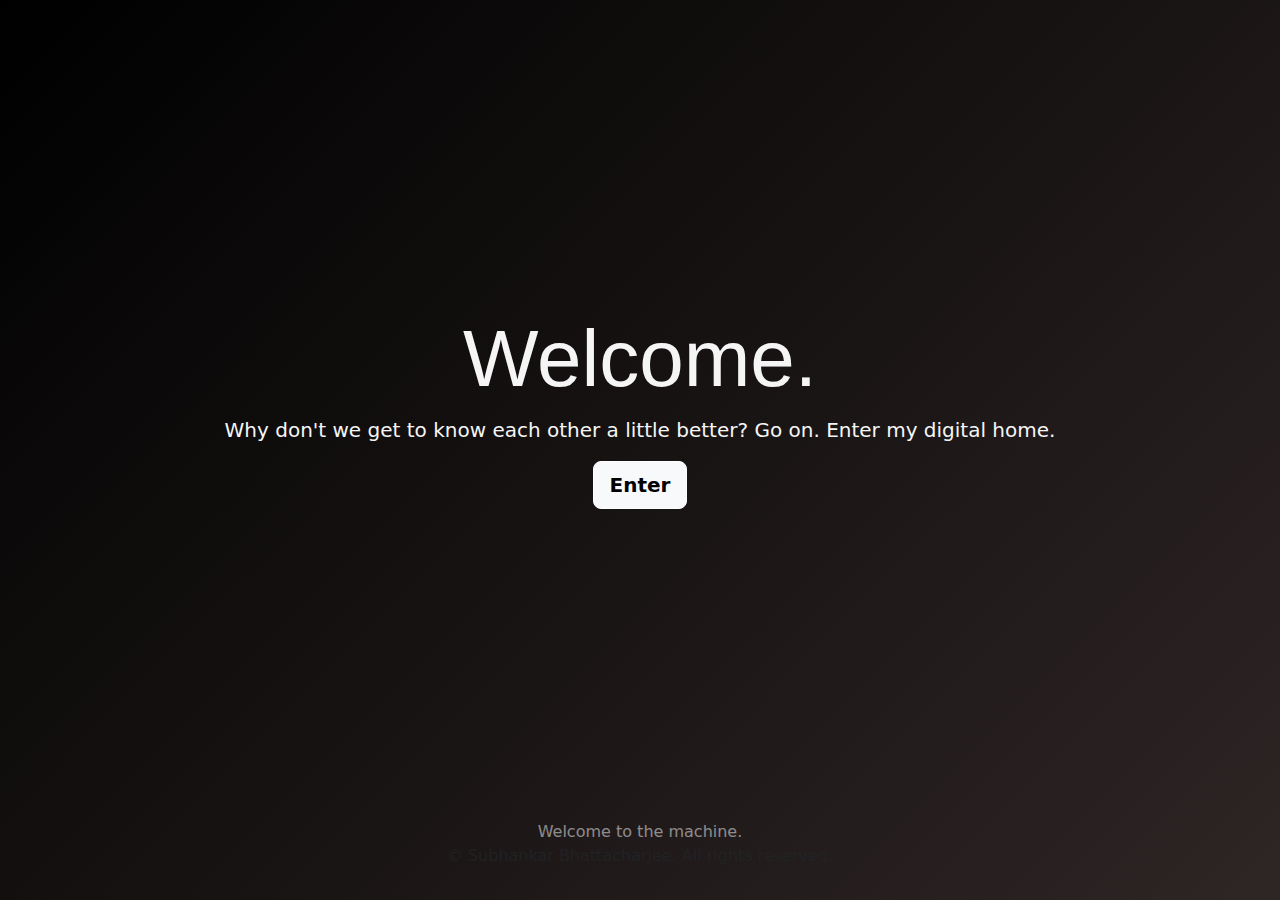
<file: index.html>
<!DOCTYPE html>
<html lang="en" class="h-100">
<head>
    <!-- Google tag (gtag.js) -->
    <script async src="https://www.googletagmanager.com/gtag/js?id=G-X4H7F0T1DX"></script>
    <script>
      window.dataLayer = window.dataLayer || [];
      function gtag(){dataLayer.push(arguments);}
      gtag('js', new Date());
    
      gtag('config', 'G-X4H7F0T1DX');
    </script>
    <meta charset="UTF-8">
    <title>Cover</title>
    <link href="https://cdn.jsdelivr.net/npm/bootstrap@5.3.3/dist/css/bootstrap.min.css" rel="stylesheet" integrity="sha384-QWTKZyjpPEjISv5WaRU9OFeRpok6YctnYmDr5pNlyT2bRjXh0JMhjY6hW+ALEwIH" crossorigin="anonymous">
    <link href="./styles/style2.css" rel="stylesheet">
    <link rel="stylesheet" href="https://cdnjs.cloudflare.com/ajax/libs/animate.css/4.1.1/animate.min.css"/>
    <script src="https://ajax.googleapis.com/ajax/libs/jquery/3.6.0/jquery.min.js"></script>
    <meta name="viewport" content="width=device-width, initial-scale=1.0">
</head>
<body class="d-flex h-100 text-center">
        
<div class="cover-container d-flex w-100 h-100 p-3 mx-auto flex-column">

  <main class="px-3 mt-auto">
    <h1 class="animate__animated animate__fadeIn">Welcome.</h1>
    <p class="lead animate__animated animate__fadeInDown" style="color: #F5F5F5;"><b>Why don't we get to know each other a little better? Go on. Enter my digital home.</b></p>
    <p class="lead animate__animated animate__fadeInUp">
      <a href="./home.html" class="btn btn-lg border-white btn-light fw-bold">Enter</a>
    </p>
  </main>

  <footer class="mt-auto text-white-50">
    <p class="my-0 animate__animated animate__fadeInUp">Welcome to the machine.</p>
    <p><span class="text-body-secondary animate__animated animate__fadeInUp">© Subhankar Bhattacharjee. All rights reserved.</span>
    </p>
  </footer>
</div>
<script src="https://cdn.jsdelivr.net/npm/bootstrap@5.3.3/dist/js/bootstrap.bundle.min.js" integrity="sha384-YvpcrYf0tY3lHB60NNkmXc5s9fDVZLESaAA55NDzOxhy9GkcIdslK1eN7N6jIeHz" crossorigin="anonymous"></script>
<script src="./javascript/index.js"></script>
</body>
</html>
</file>
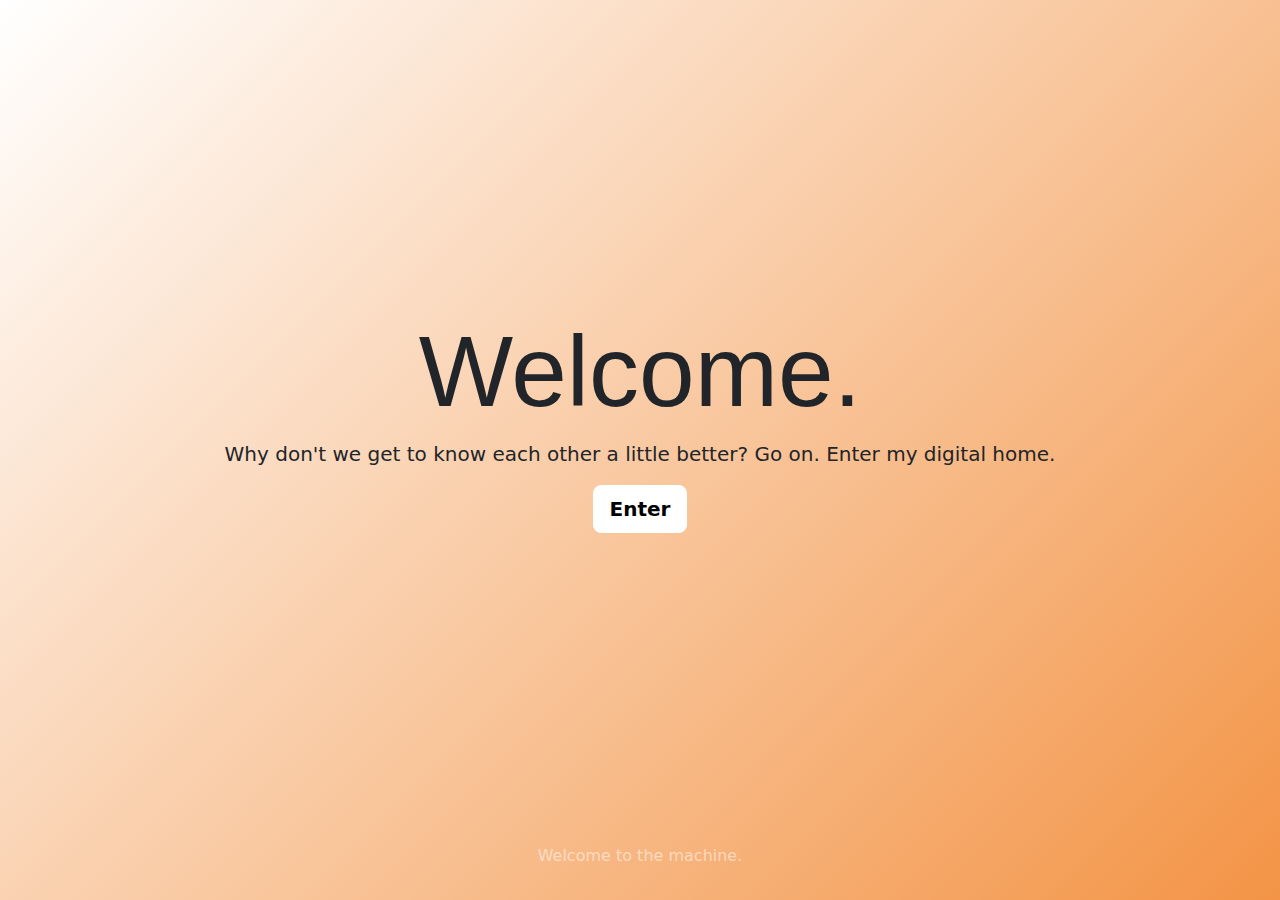
<file: cover.html>
<!DOCTYPE html>
<html lang="en" class="h-100">
<head>
    <meta charset="UTF-8">
    <title>Cover</title>
    <link href="https://cdn.jsdelivr.net/npm/bootstrap@5.3.3/dist/css/bootstrap.min.css" rel="stylesheet" integrity="sha384-QWTKZyjpPEjISv5WaRU9OFeRpok6YctnYmDr5pNlyT2bRjXh0JMhjY6hW+ALEwIH" crossorigin="anonymous">
    <link href="./style2.css" rel="stylesheet">
</head>
<body class="d-flex h-100 text-center">
        
<div class="cover-container d-flex w-100 h-100 p-3 mx-auto flex-column">

  <main class="px-3 mt-auto">
    <h1>Welcome.</h1>
    <p class="lead">Why don't we get to know each other a little better? Go on. Enter my digital home.</p>
    <p class="lead">
      <a href="./index.html" class="btn btn-lg btn-light fw-bold border-white bg-white">Enter</a>
    </p>
  </main>

  <footer class="mt-auto text-white-50">
    <p>Welcome to the machine.</p>
  </footer>
</div>
<script src="https://cdn.jsdelivr.net/npm/bootstrap@5.3.3/dist/js/bootstrap.bundle.min.js" integrity="sha384-YvpcrYf0tY3lHB60NNkmXc5s9fDVZLESaAA55NDzOxhy9GkcIdslK1eN7N6jIeHz" crossorigin="anonymous"></script>
</body>
</html>
</file>
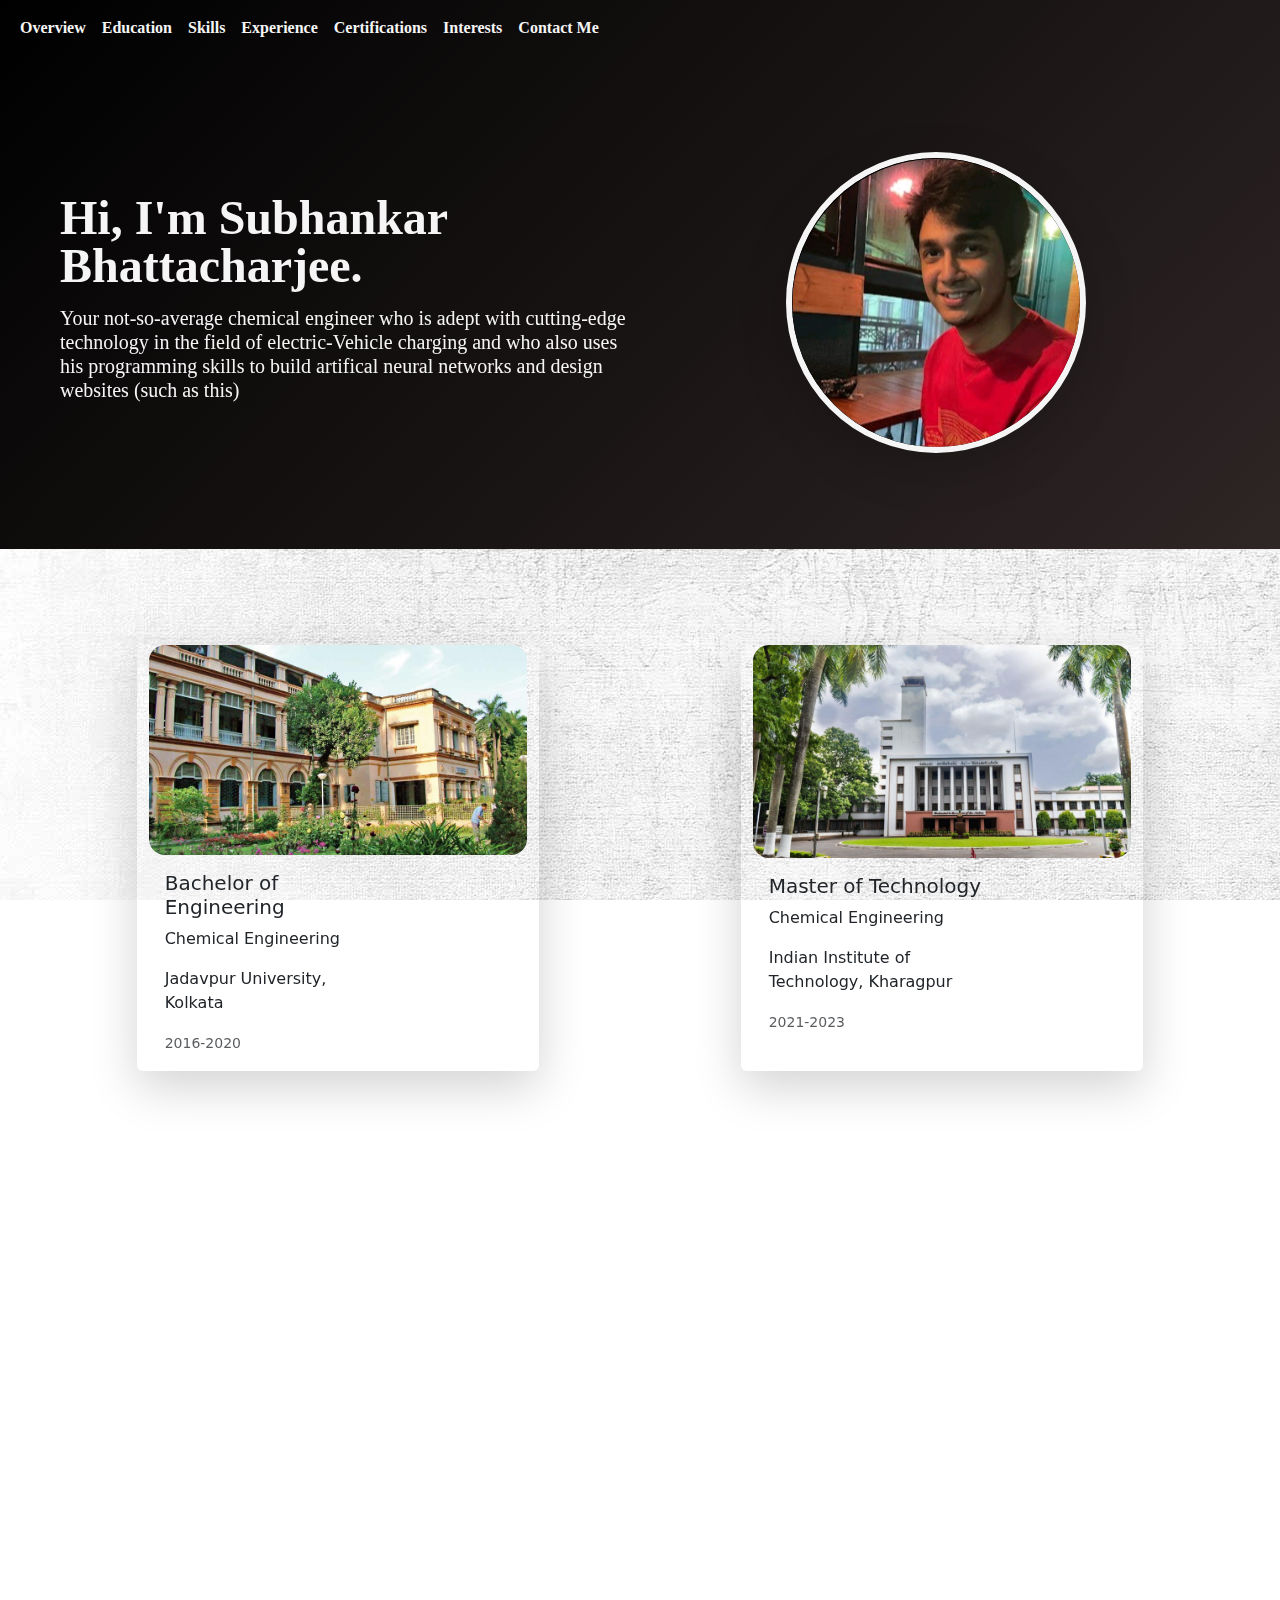
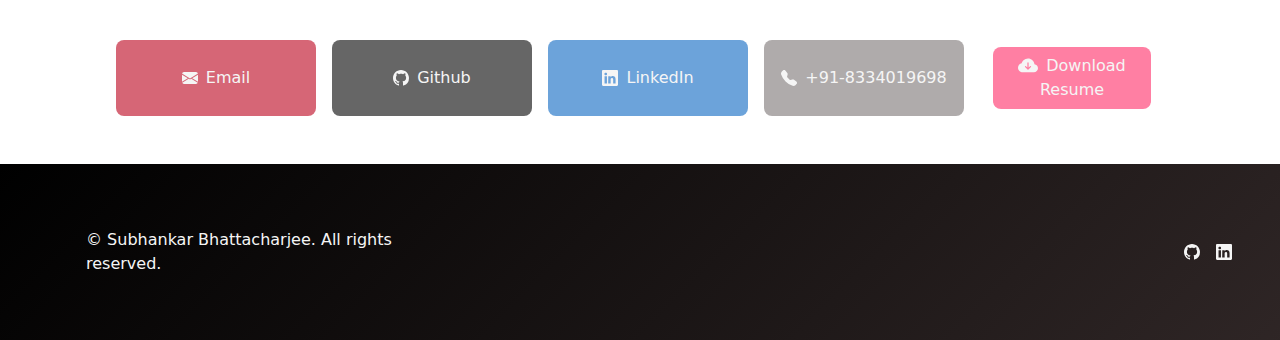
<file: home.html>
<!DOCTYPE html>
<html lang="en">
<head>
    <!-- Google tag (gtag.js) -->
    <script async src="https://www.googletagmanager.com/gtag/js?id=G-X4H7F0T1DX"></script>
    <script>
      window.dataLayer = window.dataLayer || [];
      function gtag(){dataLayer.push(arguments);}
      gtag('js', new Date());
    
      gtag('config', 'G-X4H7F0T1DX');
    </script>
    <meta charset="UTF-8">
    <title>Subhankar's portfolio</title>
    <link href="https://cdn.jsdelivr.net/npm/bootstrap@5.3.3/dist/css/bootstrap.min.css" rel="stylesheet" integrity="sha384-QWTKZyjpPEjISv5WaRU9OFeRpok6YctnYmDr5pNlyT2bRjXh0JMhjY6hW+ALEwIH" crossorigin="anonymous">
    <link href="./styles/style.css" rel="stylesheet">
    <link rel="stylesheet" href="https://cdnjs.cloudflare.com/ajax/libs/animate.css/4.1.1/animate.min.css"/>
    <script src="https://ajax.googleapis.com/ajax/libs/jquery/3.6.0/jquery.min.js"></script>
    <meta name="viewport" content="width=device-width, initial-scale=1.0">
</head>
<body>
    <div class="top">
    <!-- <nav id="navbar-example2" class="navbar navbar-expand-lg justify-content-center animate__animated animate__fadeInDown">
    <ul class="nav nav-pills">
        <li class="nav-item">
        <a class="nav-link" href="#overview" style="color: #F5F5F5;"><b>Overview</b></a>
        </li>
        <li class="nav-item">
        <a class="nav-link" href="#education" style="color: #F5F5F5;"><b>Education</b></a>
        </li>
        <li class="nav-item">
            <a class="nav-link " href="#skills" style="color: #F5F5F5;"><b>Skills</b></a>
        </li>
        <li class="nav-item">
            <a class="nav-link" href="#workex" style="color: #F5F5F5;"><b>Experience</b></a>
        </li>
        <li class="nav-item">
          <a class="nav-link" href="#certificate" style="color: #F5F5F5;"><b>Certifications</b></a>
        </li>
        <li class="nav-item">
          <a class="nav-link" href="#interests" style="color: #F5F5F5;"><b>Interests</b></a>
        </li>
        <li class="nav-item">
          <a class="nav-link" href="#contactme" style="color: #F5F5F5;"><b>Contact Me</b></a>
        </li>
    </ul>
    </nav> -->
    <nav class="navbar navbar-expand-md navbar-dark">
      <div class="container-fluid">
        <button class="navbar-toggler" type="button" data-bs-toggle="collapse" data-bs-target="#navbarToggler" aria-controls="navbarToggler" aria-expanded="false" aria-label="Toggle navigation">
          <span class="navbar-toggler-icon"></span>
        </button>
        <div class="collapse navbar-collapse" id="navbarToggler">
          <ul class="navbar-nav me-auto mb-2 mb-lg-0">
            <li class="nav-item">
              <a class="nav-link" href="#overview" style="color: #F5F5F5;"><b>Overview</b></a>
              </li>
              <li class="nav-item">
              <a class="nav-link" href="#education" style="color: #F5F5F5;"><b>Education</b></a>
              </li>
              <li class="nav-item">
                  <a class="nav-link " href="#skills" style="color: #F5F5F5;"><b>Skills</b></a>
              </li>
              <li class="nav-item">
                  <a class="nav-link" href="#workex" style="color: #F5F5F5;"><b>Experience</b></a>
              </li>
              <li class="nav-item">
                <a class="nav-link" href="#certificate" style="color: #F5F5F5;"><b>Certifications</b></a>
              </li>
              <li class="nav-item">
                <a class="nav-link" href="#interests" style="color: #F5F5F5;"><b>Interests</b></a>
              </li>
              <li class="nav-item">
                <a class="nav-link" href="#contactme" style="color: #F5F5F5;"><b>Contact Me</b></a>
              </li>
          </ul>
        </div>
      </div>
    </nav>


    <!--Overview-->
    <div  id = "overview" class="container-fluid">
        <div class="row flex-lg-row-reverse align-items-center py-5 px-5">
          <div class="col-10 col-sm-8 col-lg-6 hidden">
            <img id="profile-pic" src="./images/profile-pic2.jpg" class="d-block mx-lg-auto img-fluid shadow-sm my-5 shadow-lg" alt="profile pic" width="300" loading="lazy">
          </div>
          <div class="intro col-lg-6 hidden">
            <h1 class="display-5 fw-bold lh-1 mb-3">Hi, I'm Subhankar Bhattacharjee.</h1>
            <h5>Your not-so-average chemical engineer who is adept with cutting-edge technology in the field of electric-Vehicle charging and who also uses his programming skills to build artifical neural networks and design websites (such as this)</h5>
          </div>
        </div>
    </div>  
    </div>

    <!--Education--> 
    <div class="container-fluid px-5 py-5" id="education">
        <!-- <h2 class="pb-2 border-bottom">EDUCATION</h2> -->
        <div class="row g-4 pt-5 row-cols-sm-2 row-cols-lg-3 justify-content-center hidden">
            <div class="card mb-3 mx-lg-auto shadow-lg" style="max-width: 540px;">
                <div class="row g-0">
                  <div class="col-mx-4">
                    <a href="https://jadavpuruniversity.in/"><img src="./images/ju.jpg" class="img-fluid rounded-4" alt="jadavpur-univeristy"></a>
                  </div>
                  <div class="col-md-8">
                    <div class="card-body">
                      <h5 class="card-title">Bachelor of Engineering</h5>
                      <p class="card-text">Chemical Engineering</p>
                      <p class="card-text">Jadavpur University, Kolkata</p>
                      <p class="card-text"><small class="text-body-secondary">2016-2020</small></p>
                    </div>
                  </div>
                </div>
            </div>

            <div class="card mb-3 mx-lg-auto shadow-lg" style="max-width: 540px;">
            <div class="row g-0">
                <div class="col-mx-4">
                <a href="https://www.iitkgp.ac.in/"><img src="./images/kgp2.jpg" class="img-fluid rounded-4" alt="iit-kgp"></a>
                </div>
                <div class="col-md-8">
                <div class="card-body">
                    <h5 class="card-title">Master of Technology</h5>
                    <p class="card-text">Chemical Engineering</p>
                    <p class="card-text">Indian Institute of Technology, Kharagpur</p>
                    <p class="card-text"><small class="text-body-secondary">2021-2023</small></p>
                </div>
                </div>
            </div>
            </div>
        </div>
    </div>

    

    <!--SKILLS-->
    <div class="container-fluid px-5 py-5" id="skills">
        <!-- <h2 class="pb-2 border-bottom">SKILLS</h2> -->
        <div class="skills row g-4 py-5 justify-content-center hidden">
            <div class="feature col">
            <div class="feature-icon d-inline-flex align-items-center justify-content-center fs-2 mb-3">
                <svg xmlns="http://www.w3.org/2000/svg" height="30" fill="currentColor" class="bi bi-gear-wide-connected" viewBox="0 0 16 16">
                  <path d="M7.068.727c.243-.97 1.62-.97 1.864 0l.071.286a.96.96 0 0 0 1.622.434l.205-.211c.695-.719 1.888-.03 1.613.931l-.08.284a.96.96 0 0 0 1.187 1.187l.283-.081c.96-.275 1.65.918.931 1.613l-.211.205a.96.96 0 0 0 .434 1.622l.286.071c.97.243.97 1.62 0 1.864l-.286.071a.96.96 0 0 0-.434 1.622l.211.205c.719.695.03 1.888-.931 1.613l-.284-.08a.96.96 0 0 0-1.187 1.187l.081.283c.275.96-.918 1.65-1.613.931l-.205-.211a.96.96 0 0 0-1.622.434l-.071.286c-.243.97-1.62.97-1.864 0l-.071-.286a.96.96 0 0 0-1.622-.434l-.205.211c-.695.719-1.888.03-1.613-.931l.08-.284a.96.96 0 0 0-1.186-1.187l-.284.081c-.96.275-1.65-.918-.931-1.613l.211-.205a.96.96 0 0 0-.434-1.622l-.286-.071c-.97-.243-.97-1.62 0-1.864l.286-.071a.96.96 0 0 0 .434-1.622l-.211-.205c-.719-.695-.03-1.888.931-1.613l.284.08a.96.96 0 0 0 1.187-1.186l-.081-.284c-.275-.96.918-1.65 1.613-.931l.205.211a.96.96 0 0 0 1.622-.434zM12.973 8.5H8.25l-2.834 3.779A4.998 4.998 0 0 0 12.973 8.5m0-1a4.998 4.998 0 0 0-7.557-3.779l2.834 3.78zM5.048 3.967l-.087.065zm-.431.355A4.98 4.98 0 0 0 3.002 8c0 1.455.622 2.765 1.615 3.678L7.375 8zm.344 7.646.087.065z"/>
                </svg>
                </div>
            <h3 class="fs-2">Hardware</h3>
            <ul>
                <li>Li-ion cell chemistry</li>
                <li>Cell Testing</li>
                <li>Fast-charging</li>
            </ul>
          </div>
          <div class="feature col">
            <div class="feature-icon d-inline-flex align-items-center justify-content-center fs-2 mb-3">
                <svg xmlns="http://www.w3.org/2000/svg" height="30" fill="currentColor" class="bi bi-code-slash" viewBox="0 0 16 16">
                    <path d="M10.478 1.647a.5.5 0 1 0-.956-.294l-4 13a.5.5 0 0 0 .956.294zM4.854 4.146a.5.5 0 0 1 0 .708L1.707 8l3.147 3.146a.5.5 0 0 1-.708.708l-3.5-3.5a.5.5 0 0 1 0-.708l3.5-3.5a.5.5 0 0 1 .708 0m6.292 0a.5.5 0 0 0 0 .708L14.293 8l-3.147 3.146a.5.5 0 0 0 .708.708l3.5-3.5a.5.5 0 0 0 0-.708l-3.5-3.5a.5.5 0 0 0-.708 0"/>
                  </svg>
                </div>
            <h3 class="fs-2">Software</h3>
            <ul>
                <li>Python</li>
                <li>Java</li>
                <li>html</li>
                <li>CSS</li>
                <li>JavaScript</li>
            </ul>
          </div>
          <div class="feature col">
            <div class="feature-icon d-inline-flex align-items-center justify-content-center fs-2 mb-3">
              <svg xmlns="http://www.w3.org/2000/svg" height="30" fill="currentColor" class="bi bi-file-earmark-bar-graph-fill" viewBox="0 0 16 16">
                <path d="M9.293 0H4a2 2 0 0 0-2 2v12a2 2 0 0 0 2 2h8a2 2 0 0 0 2-2V4.707A1 1 0 0 0 13.707 4L10 .293A1 1 0 0 0 9.293 0M9.5 3.5v-2l3 3h-2a1 1 0 0 1-1-1m.5 10v-6a.5.5 0 0 1 .5-.5h1a.5.5 0 0 1 .5.5v6a.5.5 0 0 1-.5.5h-1a.5.5 0 0 1-.5-.5m-2.5.5a.5.5 0 0 1-.5-.5v-4a.5.5 0 0 1 .5-.5h1a.5.5 0 0 1 .5.5v4a.5.5 0 0 1-.5.5zm-3 0a.5.5 0 0 1-.5-.5v-2a.5.5 0 0 1 .5-.5h1a.5.5 0 0 1 .5.5v2a.5.5 0 0 1-.5.5z"/>
              </svg>
                </div>
            <h3 class="fs-2">Data Science</h3>
                <ul>
                    <li>Transformers (BERT, GTP)</li>
                    <li>Scikit-learn</li>
                    <li>TensorFlow</li>
                    <li>ANN</li>
                </ul>
        </div>
          <div class="feature col">
            <div class="feature-icon d-inline-flex align-items-center justify-content-center fs-2 mb-3">
                <svg xmlns="http://www.w3.org/2000/svg" height="30" fill="currentColor" class="bi bi-person-heart" viewBox="0 0 16 16">
                    <path d="M9 5a3 3 0 1 1-6 0 3 3 0 0 1 6 0m-9 8c0 1 1 1 1 1h10s1 0 1-1-1-4-6-4-6 3-6 4m13.5-8.09c1.387-1.425 4.855 1.07 0 4.277-4.854-3.207-1.387-5.702 0-4.276Z"/>
                  </svg>
                </div>
            <h3 class="fs-2">Core</h3>
                <ul>
                    <li>Problem Solving</li>
                    <li>Creativity</li>
                    <li>Leadership</li>
                    <li>Empathy</li>
                </ul>
          </div>
        </div>
      </div>


    <!--WorkExperience-->
    <div class="container-fluid px-5 py-5" id="workex">
        <!-- <h2 class="pb-2 border-bottom">EXPERIENCE</h2>  -->
        <div class="row row-cols-1 row-cols-md-2 align-items-md-center g-5 py-5 rounded-3 shadow-lg hidden">
          <div class="col d-flex flex-column align-items-start gap-2 mt-0">
            <div class="icon-square text-body-emphasis d-inline-flex align-items-center fs-4 flex-shrink-0 me-3">
                <svg xmlns="http://www.w3.org/2000/svg" height="30" fill="currentColor" class="bi bi-buildings-fill" viewBox="0 0 16 16">
                    <path d="M15 .5a.5.5 0 0 0-.724-.447l-8 4A.5.5 0 0 0 6 4.5v3.14L.342 9.526A.5.5 0 0 0 0 10v5.5a.5.5 0 0 0 .5.5h9a.5.5 0 0 0 .5-.5V14h1v1.5a.5.5 0 0 0 .5.5h3a.5.5 0 0 0 .5-.5zM2 11h1v1H2zm2 0h1v1H4zm-1 2v1H2v-1zm1 0h1v1H4zm9-10v1h-1V3zM8 5h1v1H8zm1 2v1H8V7zM8 9h1v1H8zm2 0h1v1h-1zm-1 2v1H8v-1zm1 0h1v1h-1zm3-2v1h-1V9zm-1 2h1v1h-1zm-2-4h1v1h-1zm3 0v1h-1V7zm-2-2v1h-1V5zm1 0h1v1h-1z"/>
                  </svg>
            </div>
            <div>
              <h3 class="fs-2 text-body-emphasis mb-3"><a href="https://www.lime.ai" style="text-decoration: none; color: black;">Lime.ai</a></h3>
              <ul style="list-style: none;">
                <li><h5>Senior Engineer (June 2023 - curr.)</h5></li>
                <li><b>Electric Vehicles | Data Infrastructure and Analytics</b></li>
                <li>Utilization of machine learning and analytic tools to understand and predict the behaviour of Li-ion batteries. </li>
                <li>Developing state of the art technology for battery management systems (BMS) in real time.</li>
              </ul>
            </div>
        </div>   

        <div id="myCarousel" class="carousel slide mb-6" data-bs-ride="carousel">
            <div class="carousel-indicators">
              <button type="button" data-bs-target="#myCarousel" data-bs-slide-to="0" class="active" aria-current="true" aria-label="Slide 1"></button>
              <button type="button" data-bs-target="#myCarousel" data-bs-slide-to="1" aria-label="Slide 2"></button>
              <button type="button" data-bs-target="#myCarousel" data-bs-slide-to="2" aria-label="Slide 3"></button>
              <button type="button" data-bs-target="#myCarousel" data-bs-slide-to="3" aria-label="Slide 3"></button>
            </div>
            <div class="carousel-inner rounded-5">
              <div class="carousel-item active">
                <img class="bd-placeholder-img" width="100%" height="300px" src="./images/fast-charging2.jfif" aria-hidden="true" preserveAspectRatio="xMidYMid slice" focusable="false"><rect width="100%" height="100%" fill="var(--bs-secondary-color)"></rect></img>
                <div class="container">
                  <div class="carousel-caption text-start">
                    <h2>Fast-Charging.</h2>
                    <p class="opacity-80">An algorithm which can generate a fast-charging current profile for any Li-ion cell. Tested profiles reduces the time by 50% while keeping the degradation similar to standard 0.5C charging.</p>
                  </div>
                </div>
              </div>
              <div class="carousel-item">
                <img class="bd-placeholder-img" width="100%" height="300px" src="./images/ann.avif" aria-hidden="true" preserveAspectRatio="xMidYMid slice" focusable="false"><rect width="100%" height="100%" fill="var(--bs-secondary-color)"></rect></img>
                <div class="container">
                  <div class="carousel-caption text-start">
                    <h2>Physics Informed Neural Network.</h2>
                    <p class="opacity-80">An artificial neural network to predict the SOC in real time, trained on Li-ion cell lab data along with simulation results from a physics-based lumped model.</p>
                  </div>
                </div>
              </div>
              <div class="carousel-item">
                <img class="bd-placeholder-img" width="100%" height="300px" src="./images/chatbot-2.jpg" aria-hidden="true" preserveAspectRatio="xMidYMid slice" focusable="false"><rect width="100%" height="100%" fill="var(--bs-secondary-color)"></rect></img>
                <div class="container">
                  <div class="carousel-caption text-start">
                    <h2>Chat-bot.</h2>
                    <p class="opacity-80">A Q&A based transfomer fine-tuned on a large library of research papers in the Li-battery and electric vehicle domain, capable of answering in-house doubts with great accuracy.</p>
                  </div>
                </div>
              </div>
              <div class="carousel-item">
                <img class="bd-placeholder-img" width="100%" height="300px" src="./images/soh.jpg" aria-hidden="true" preserveAspectRatio="xMidYMid slice" focusable="false"><rect width="100%" height="100%" fill="var(--bs-secondary-color)"></rect></img>
                <div class="container">
                  <div class="carousel-caption text-start">
                    <h2>State-of-Health.</h2>
                    <p class="opacity-80">A machine learning model trained on large cell testing data with extracted features related to internal degradation, for the estimation of Li-battery health.</p>
                  </div>
                </div>
              </div>
            </div>
            <button class="carousel-control-prev" type="button" data-bs-target="#myCarousel" data-bs-slide="prev">
              <span class="carousel-control-prev-icon" aria-hidden="true"></span>
              <span class="visually-hidden">Previous</span>
            </button>
            <button class="carousel-control-next" type="button" data-bs-target="#myCarousel" data-bs-slide="next">
              <span class="carousel-control-next-icon" aria-hidden="true"></span>
              <span class="visually-hidden">Next</span>
            </button>
          </div>

        
        </div>
    </div>


    <!--Certifications-->
    <div class="container-fluid px-5 py-5" id="certificate">
      <!-- <h2 class="pb-2 border-bottom">CERTIFICATIONS</h2> -->
  
      <div class="row row-cols-1 row-cols-md-2 align-items-md-center g-5 py-5 hidden">
        <div class="col d-flex flex-column align-items-start gap-2">
          <h3 class="fw-bold">Why stop learning?</h3>
          <p class="text-body-secondary">There is no end to knowledge, and in the increasingly digital days we can learn literally anything online. So why not?</p>
        </div>
  
        <div class="col shadow-lg px-4 py-5">
          <div class="row row-cols-1 row-cols-sm-2 g-4">
            <a href="https://www.ude.my/UC-fb6b04db-28fb-401d-ba92-dab83159af40" style="text-decoration: none; color: black;">
            <div class="course col d-flex flex-column gap-2">
              <div class="feature-icon align-items-center justify-content-center fs-4 rounded-3">
                <svg xmlns="http://www.w3.org/2000/svg" width="30" height="30" fill="currentColor" class="bi bi-filetype-py" viewBox="0 0 16 16">
                  <path fill-rule="evenodd" d="M14 4.5V14a2 2 0 0 1-2 2H7v-1h5a1 1 0 0 0 1-1V4.5h-2A1.5 1.5 0 0 1 9.5 3V1H4a1 1 0 0 0-1 1v9H2V2a2 2 0 0 1 2-2h5.5zM0 11.85h1.6q.434 0 .732.179.302.175.46.477t.158.677-.16.677q-.158.299-.464.474a1.45 1.45 0 0 1-.732.173H.79v1.342H0zm2.06 1.714a.8.8 0 0 0 .085-.381q0-.34-.185-.521-.185-.182-.513-.182H.788v1.406h.66a.8.8 0 0 0 .374-.082.57.57 0 0 0 .238-.24m2.963.75v1.535H4.23v-1.52L2.89 11.85h.876l.853 1.696h.032l.856-1.696h.855z"/>
                </svg>
              </div>
              <h5 class="fw-semibold mb-0">Python for Machine Learning and Data Science Masterclass</h5>
              <p class="text-body-secondary">Jose Portilla, Udemy</p>
            </div></a>
  
            <a href="https://www.coursera.org/account/accomplishments/certificate/MHE93UQKBLQH?trk=public_profile_see-credential" style="text-decoration:none; color: black;">
              <div class="course col d-flex flex-column gap-2">
              <div class="feature-icon align-items-center justify-content-center fs-4 rounded-3">
                <svg xmlns="http://www.w3.org/2000/svg" width="30" height="30" fill="currentColor" class="bi bi-robot" viewBox="0 0 16 16">
                  <path d="M6 12.5a.5.5 0 0 1 .5-.5h3a.5.5 0 0 1 0 1h-3a.5.5 0 0 1-.5-.5M3 8.062C3 6.76 4.235 5.765 5.53 5.886a26.6 26.6 0 0 0 4.94 0C11.765 5.765 13 6.76 13 8.062v1.157a.93.93 0 0 1-.765.935c-.845.147-2.34.346-4.235.346s-3.39-.2-4.235-.346A.93.93 0 0 1 3 9.219zm4.542-.827a.25.25 0 0 0-.217.068l-.92.9a25 25 0 0 1-1.871-.183.25.25 0 0 0-.068.495c.55.076 1.232.149 2.02.193a.25.25 0 0 0 .189-.071l.754-.736.847 1.71a.25.25 0 0 0 .404.062l.932-.97a25 25 0 0 0 1.922-.188.25.25 0 0 0-.068-.495c-.538.074-1.207.145-1.98.189a.25.25 0 0 0-.166.076l-.754.785-.842-1.7a.25.25 0 0 0-.182-.135"/>
                  <path d="M8.5 1.866a1 1 0 1 0-1 0V3h-2A4.5 4.5 0 0 0 1 7.5V8a1 1 0 0 0-1 1v2a1 1 0 0 0 1 1v1a2 2 0 0 0 2 2h10a2 2 0 0 0 2-2v-1a1 1 0 0 0 1-1V9a1 1 0 0 0-1-1v-.5A4.5 4.5 0 0 0 10.5 3h-2zM14 7.5V13a1 1 0 0 1-1 1H3a1 1 0 0 1-1-1V7.5A3.5 3.5 0 0 1 5.5 4h5A3.5 3.5 0 0 1 14 7.5"/>
                </svg>
              </div>
              <h5 class="fw-semibold mb-0">Neural Networks and Deep Learning</h5>
              <p class="text-body-secondary">Andrew Ng, Coursera</p>
            </div></a>
  
            <div class="course col d-flex flex-column gap-2">
              <div class="feature-icon align-items-center justify-content-center fs-4 rounded-3">
                <svg xmlns="http://www.w3.org/2000/svg" width="30" height="30" fill="currentColor" class="bi bi-browser-chrome" viewBox="0 0 16 16">
                  <path fill-rule="evenodd" d="M16 8a8 8 0 0 1-7.022 7.94l1.902-7.098a3 3 0 0 0 .05-1.492A3 3 0 0 0 10.237 6h5.511A8 8 0 0 1 16 8M0 8a8 8 0 0 0 7.927 8l1.426-5.321a3 3 0 0 1-.723.255 3 3 0 0 1-1.743-.147 3 3 0 0 1-1.043-.7L.633 4.876A8 8 0 0 0 0 8m5.004-.167L1.108 3.936A8.003 8.003 0 0 1 15.418 5H8.066a3 3 0 0 0-1.252.243 2.99 2.99 0 0 0-1.81 2.59M8 10a2 2 0 1 0 0-4 2 2 0 0 0 0 4"/>
                </svg>
              </div>
              <h5 class="fw-semibold mb-0">Web Development Bootcamp</h5>
              <p class="text-body-secondary">Dr. Angela, Udemy</p>
            </div>
  
            <a href="https://www.coursera.org/account/accomplishments/specialization/certificate/UHQ2H7GJJX83?trk=public_profile_see-credential" style="text-decoration:none; color: black;">
              <div class="course col d-flex flex-column gap-2">
              <div class="feature-icon align-items-center justify-content-center fs-4 rounded-3">
                <svg xmlns="http://www.w3.org/2000/svg" width="30" height="30" fill="currentColor" class="bi bi-boxes" viewBox="0 0 16 16">
                  <path d="M7.752.066a.5.5 0 0 1 .496 0l3.75 2.143a.5.5 0 0 1 .252.434v3.995l3.498 2A.5.5 0 0 1 16 9.07v4.286a.5.5 0 0 1-.252.434l-3.75 2.143a.5.5 0 0 1-.496 0l-3.502-2-3.502 2.001a.5.5 0 0 1-.496 0l-3.75-2.143A.5.5 0 0 1 0 13.357V9.071a.5.5 0 0 1 .252-.434L3.75 6.638V2.643a.5.5 0 0 1 .252-.434zM4.25 7.504 1.508 9.071l2.742 1.567 2.742-1.567zM7.5 9.933l-2.75 1.571v3.134l2.75-1.571zm1 3.134 2.75 1.571v-3.134L8.5 9.933zm.508-3.996 2.742 1.567 2.742-1.567-2.742-1.567zm2.242-2.433V3.504L8.5 5.076V8.21zM7.5 8.21V5.076L4.75 3.504v3.134zM5.258 2.643 8 4.21l2.742-1.567L8 1.076zM15 9.933l-2.75 1.571v3.134L15 13.067zM3.75 14.638v-3.134L1 9.933v3.134z"/>
                </svg>
              </div>
              <h5 class="fw-semibold mb-0">Object Oriented Programming in Java</h5>
              <p class="text-body-secondary">Duke University, Coursera</p>
            </div></a>
          </div>
        </div>
      </div>
    </div>


    <!--Interests-->
    <div class="container-fluid px-5 py-5" id="interests">
        <!-- <h2 class="pb-2 border-bottom">INTERESTS</h2> -->
    
        <div class="row row-cols-1 row-cols-lg-3 align-items-stretch g-4 py-5 hidden">
          <div class="col">
            <div class="card card-cover h-100 overflow-hidden text-bg-dark rounded-4 shadow-lg" style="background-image: url('./images/football.jpg'); opacity: 0.9;">
              <div class="d-flex flex-column h-100 p-5 pb-3 text-white text-shadow-1">
                <h3 class="pt-5 mt-5 mb-4 display-6 lh-1 fw-bold">Football.</h3>
                <p>Love to play and watch football. Being a Man Utd fan hasn't been easy lately 😭</p>
              </div>
            </div>
          </div>
    
          <div class="col">
            <div class="card card-cover h-100 overflow-hidden text-bg-dark rounded-4 shadow-lg" style="background-image: url('./images/books.jpg'); opacity: 0.9;">
              <div class="d-flex flex-column h-100 p-5 pb-3 text-white text-shadow-1">
                <h3 class="pt-5 mt-5 mb-4 display-6 lh-1 fw-bold">Books.</h3>
                <p>Both fiction and non-fiction but heavily inclined towards psychology and philosphy. Reading Carl Jung at my own risk 📖</p>
              </div>
            </div>
          </div>
    
          <div class="col">
            <div class="card card-cover h-100 overflow-hidden text-bg-dark rounded-4 shadow-lg" style="background-image: url('./images/dota.jfif'); opacity: 0.9;">
              <div class="d-flex flex-column h-100 p-5 pb-3 text-shadow-1">
                <h3 class="pt-5 mt-5 mb-4 display-6 lh-1 fw-bold">Gaming.</h3>
                <p>Legend IV rank on dota 2. Sorry but I'm actually proud of this 😇</p>
              </div>
            </div>
          </div>
        </div>
      </div>

     <!--Contact--> 
    <div class="row row-cols-2 row-cols-md-6 py-5 g-3 px-5 justify-content-center" id="contactme">
      <button class="btn rounded-3 px-3 mx-2 email" style="background-color: #BB001B99;" type="button" onclick="window.location.href='mailto:subhankarb1998@gmail.com';"><svg xmlns="http://www.w3.org/2000/svg" width="16" height="16" fill="currentColor" class="bi bi-envelope-fill me-2" viewBox="0 0 16 16">
        <path d="M.05 3.555A2 2 0 0 1 2 2h12a2 2 0 0 1 1.95 1.555L8 8.414zM0 4.697v7.104l5.803-3.558zM6.761 8.83l-6.57 4.027A2 2 0 0 0 2 14h12a2 2 0 0 0 1.808-1.144l-6.57-4.027L8 9.586zm3.436-.586L16 11.801V4.697z"/>
        </svg>Email
      </button>
      <button class="btn rounded-3 px-3 mx-2 git" style="background-color: #00000099;" type="button" onclick="window.location.href='https://github.com/Subhankarb98';"><svg xmlns="http://www.w3.org/2000/svg" width="16" height="16" fill="currentColor" class="bi bi-github me-2" viewBox="0 0 16 16">
        <path d="M8 0C3.58 0 0 3.58 0 8c0 3.54 2.29 6.53 5.47 7.59.4.07.55-.17.55-.38 0-.19-.01-.82-.01-1.49-2.01.37-2.53-.49-2.69-.94-.09-.23-.48-.94-.82-1.13-.28-.15-.68-.52-.01-.53.63-.01 1.08.58 1.23.82.72 1.21 1.87.87 2.33.66.07-.52.28-.87.51-1.07-1.78-.2-3.64-.89-3.64-3.95 0-.87.31-1.59.82-2.15-.08-.2-.36-1.02.08-2.12 0 0 .67-.21 2.2.82.64-.18 1.32-.27 2-.27s1.36.09 2 .27c1.53-1.04 2.2-.82 2.2-.82.44 1.1.16 1.92.08 2.12.51.56.82 1.27.82 2.15 0 3.07-1.87 3.75-3.65 3.95.29.25.54.73.54 1.48 0 1.07-.01 1.93-.01 2.2 0 .21.15.46.55.38A8.01 8.01 0 0 0 16 8c0-4.42-3.58-8-8-8"/>
        </svg>Github
      </button>
      <button class="btn rounded-3 px-3 mx-2 linkedin" style="background-color: #0A66C299;" type="button" onclick="window.location.href='https://www.linkedin.com/in/subhankar-bhattacharjee-72b506257/'"><svg xmlns="http://www.w3.org/2000/svg" width="16" height="16" fill="currentColor" class="bi bi-linkedin me-2" viewBox="0 0 16 16">
        <path d="M0 1.146C0 .513.526 0 1.175 0h13.65C15.474 0 16 .513 16 1.146v13.708c0 .633-.526 1.146-1.175 1.146H1.175C.526 16 0 15.487 0 14.854zm4.943 12.248V6.169H2.542v7.225zm-1.2-8.212c.837 0 1.358-.554 1.358-1.248-.015-.709-.52-1.248-1.342-1.248S2.4 3.226 2.4 3.934c0 .694.521 1.248 1.327 1.248zm4.908 8.212V9.359c0-.216.016-.432.08-.586.173-.431.568-.878 1.232-.878.869 0 1.216.662 1.216 1.634v3.865h2.401V9.25c0-2.22-1.184-3.252-2.764-3.252-1.274 0-1.845.7-2.165 1.193v.025h-.016l.016-.025V6.169h-2.4c.03.678 0 7.225 0 7.225z"/>
        </svg>LinkedIn
      </button>
      <button class="btn rounded-3 px-3 mx-2 phone" style="background-color: #79737399;" type="button" onclick="copyText()"><svg xmlns="http://www.w3.org/2000/svg" width="16" height="16" fill="currentColor" class="bi bi-telephone-fill me-2" viewBox="0 0 16 16">
        <path fill-rule="evenodd" d="M1.885.511a1.745 1.745 0 0 1 2.61.163L6.29 2.98c.329.423.445.974.315 1.494l-.547 2.19a.68.68 0 0 0 .178.643l2.457 2.457a.68.68 0 0 0 .644.178l2.189-.547a1.75 1.75 0 0 1 1.494.315l2.306 1.794c.829.645.905 1.87.163 2.611l-1.034 1.034c-.74.74-1.846 1.065-2.877.702a18.6 18.6 0 0 1-7.01-4.42 18.6 18.6 0 0 1-4.42-7.009c-.362-1.03-.037-2.137.703-2.877z"/>
        </svg>+91-8334019698
      </button>
      <a class="btn" href="./resume.pdf" download="resume.pdf">
        <button class="btn rounded-3 px-3 mx-2 resume justify-content-center" download="image.jpg" style="background-color: #ff296699;" type="button"><svg xmlns="http://www.w3.org/2000/svg" width="20" height="20" fill="currentColor" class="bi bi-cloud-arrow-down-fill me-2" viewBox="0 0 16 16">
          <path d="M8 2a5.53 5.53 0 0 0-3.594 1.342c-.766.66-1.321 1.52-1.464 2.383C1.266 6.095 0 7.555 0 9.318 0 11.366 1.708 13 3.781 13h8.906C14.502 13 16 11.57 16 9.773c0-1.636-1.242-2.969-2.834-3.194C12.923 3.999 10.69 2 8 2m2.354 6.854-2 2a.5.5 0 0 1-.708 0l-2-2a.5.5 0 1 1 .708-.708L7.5 9.293V5.5a.5.5 0 0 1 1 0v3.793l1.146-1.147a.5.5 0 0 1 .708.708"/>
        </svg>Download Resume
        </button>
      </a>
    </div>

    <!--Footer-->
    <div class="container-fluid px-5 py-5" id="footer">
        <footer class="d-flex flex-wrap justify-content-between align-items-center py-3">
            <div class="col-md-4 d-flex align-items-center">
            <a href="/" class="mb-3 me-2 mb-md-0 text-body-secondary text-decoration-none lh-1">
                <svg class="bi" width="30" height="24"><use xlink:href="#bootstrap"></use></svg>
            </a>
            <span class="mb-3 mb-md-0">© Subhankar Bhattacharjee. All rights reserved.</span>
            </div>
        
            <ul class="nav col-md-4 justify-content-end list-unstyled d-flex">
                <!-- <li class="ms-3">
                    <svg xmlns="http://www.w3.org/2000/svg" width="16" height="16" fill="currentColor" class="bi bi-instagram" viewBox="0 0 16 16">
                        <path d="M8 0C5.829 0 5.556.01 4.703.048 3.85.088 3.269.222 2.76.42a3.9 3.9 0 0 0-1.417.923A3.9 3.9 0 0 0 .42 2.76C.222 3.268.087 3.85.048 4.7.01 5.555 0 5.827 0 8.001c0 2.172.01 2.444.048 3.297.04.852.174 1.433.372 1.942.205.526.478.972.923 1.417.444.445.89.719 1.416.923.51.198 1.09.333 1.942.372C5.555 15.99 5.827 16 8 16s2.444-.01 3.298-.048c.851-.04 1.434-.174 1.943-.372a3.9 3.9 0 0 0 1.416-.923c.445-.445.718-.891.923-1.417.197-.509.332-1.09.372-1.942C15.99 10.445 16 10.173 16 8s-.01-2.445-.048-3.299c-.04-.851-.175-1.433-.372-1.941a3.9 3.9 0 0 0-.923-1.417A3.9 3.9 0 0 0 13.24.42c-.51-.198-1.092-.333-1.943-.372C10.443.01 10.172 0 7.998 0zm-.717 1.442h.718c2.136 0 2.389.007 3.232.046.78.035 1.204.166 1.486.275.373.145.64.319.92.599s.453.546.598.92c.11.281.24.705.275 1.485.039.843.047 1.096.047 3.231s-.008 2.389-.047 3.232c-.035.78-.166 1.203-.275 1.485a2.5 2.5 0 0 1-.599.919c-.28.28-.546.453-.92.598-.28.11-.704.24-1.485.276-.843.038-1.096.047-3.232.047s-2.39-.009-3.233-.047c-.78-.036-1.203-.166-1.485-.276a2.5 2.5 0 0 1-.92-.598 2.5 2.5 0 0 1-.6-.92c-.109-.281-.24-.705-.275-1.485-.038-.843-.046-1.096-.046-3.233s.008-2.388.046-3.231c.036-.78.166-1.204.276-1.486.145-.373.319-.64.599-.92s.546-.453.92-.598c.282-.11.705-.24 1.485-.276.738-.034 1.024-.044 2.515-.045zm4.988 1.328a.96.96 0 1 0 0 1.92.96.96 0 0 0 0-1.92m-4.27 1.122a4.109 4.109 0 1 0 0 8.217 4.109 4.109 0 0 0 0-8.217m0 1.441a2.667 2.667 0 1 1 0 5.334 2.667 2.667 0 0 1 0-5.334"/>
                    </svg>
                </li> -->
                <li class="ms-3"><a class="" style="color: #F5F5F5" href="https://github.com/Subhankarb98">
                    <svg xmlns="http://www.w3.org/2000/svg" width="16" height="16" fill="currentColor" class="bi bi-github" viewBox="0 0 16 16">
                        <path d="M8 0C3.58 0 0 3.58 0 8c0 3.54 2.29 6.53 5.47 7.59.4.07.55-.17.55-.38 0-.19-.01-.82-.01-1.49-2.01.37-2.53-.49-2.69-.94-.09-.23-.48-.94-.82-1.13-.28-.15-.68-.52-.01-.53.63-.01 1.08.58 1.23.82.72 1.21 1.87.87 2.33.66.07-.52.28-.87.51-1.07-1.78-.2-3.64-.89-3.64-3.95 0-.87.31-1.59.82-2.15-.08-.2-.36-1.02.08-2.12 0 0 .67-.21 2.2.82.64-.18 1.32-.27 2-.27s1.36.09 2 .27c1.53-1.04 2.2-.82 2.2-.82.44 1.1.16 1.92.08 2.12.51.56.82 1.27.82 2.15 0 3.07-1.87 3.75-3.65 3.95.29.25.54.73.54 1.48 0 1.07-.01 1.93-.01 2.2 0 .21.15.46.55.38A8.01 8.01 0 0 0 16 8c0-4.42-3.58-8-8-8"/>
                      </svg></a>
                </li>
                <li class="ms-3"><a class="" style="color: #F5F5F5" href="https://www.linkedin.com/in/subhankar-bhattacharjee-72b506257">
                    <svg xmlns="http://www.w3.org/2000/svg" width="16" height="16" fill="currentColor" class="bi bi-linkedin" viewBox="0 0 16 16">
                        <path d="M0 1.146C0 .513.526 0 1.175 0h13.65C15.474 0 16 .513 16 1.146v13.708c0 .633-.526 1.146-1.175 1.146H1.175C.526 16 0 15.487 0 14.854zm4.943 12.248V6.169H2.542v7.225zm-1.2-8.212c.837 0 1.358-.554 1.358-1.248-.015-.709-.52-1.248-1.342-1.248S2.4 3.226 2.4 3.934c0 .694.521 1.248 1.327 1.248zm4.908 8.212V9.359c0-.216.016-.432.08-.586.173-.431.568-.878 1.232-.878.869 0 1.216.662 1.216 1.634v3.865h2.401V9.25c0-2.22-1.184-3.252-2.764-3.252-1.274 0-1.845.7-2.165 1.193v.025h-.016l.016-.025V6.169h-2.4c.03.678 0 7.225 0 7.225z"/>
                    </svg></a>
                </li>
            </ul>
        </footer>
    </div>

    <script src="https://cdn.jsdelivr.net/npm/bootstrap@5.3.3/dist/js/bootstrap.bundle.min.js" integrity="sha384-YvpcrYf0tY3lHB60NNkmXc5s9fDVZLESaAA55NDzOxhy9GkcIdslK1eN7N6jIeHz" crossorigin="anonymous"></script>
    <script src="./javascript/home.js"></script>
</body>
</html>
</file>
<file: styles/style2.css>
body{
/*     background: linear-gradient(-45deg, #FB773C, #EB3678, #4F1787, #180161); */
    background: linear-gradient(-45deg, #000000, #7E6363, #3E3232, #000000);

	background-size: 400% 400%;
	animation: gradient 15s ease infinite;
}

@keyframes gradient {
	0% {
		background-position: 0% 50%;
	}
	50% {
		background-position: 100% 50%;
	}
	100% {
		background-position: 0% 50%;
	}
}

h1 {
    font-size: 80px;
    font-family: "Poppins", sans-serif;
	color: #F5F5F5;
}
</file>
<file: style2.css>
body{
    background: linear-gradient(-45deg, blue, #a21919, #ef7008, #ffffff);

	background-size: 400% 400%;
	animation: gradient 15s ease infinite;
}

@keyframes gradient {
	0% {
		background-position: 0% 50%;
	}
	50% {
		background-position: 100% 50%;
	}
	100% {
		background-position: 0% 50%;
	}
}

h1 {
    font-size: 100px;
    font-family: "Poppins", sans-serif;
}
</file>
<file: styles/style.css>
.top, #footer{
/*     background: linear-gradient(-45deg, #FB773C, #EB3678, #4F1787, #180161); */
    background: linear-gradient(-45deg, #000000, #7E6363, #3E3232, #000000);
    color: #F5F5F5;

	background-size: 400% 400%;
	animation: gradient 15s ease infinite;
} 

@keyframes gradient {
	0% {
		background-position: 0% 50%;
	}
	50% {
		background-position: 100% 50%;
	}
	100% {
		background-position: 0% 50%;
	}
} 


#profile-pic {
    border: 6px solid #F5F5F5;
    border-radius: 50%;
}

.feature {
    width: 300px;
}

.carousel-inner {
    /* display: flex; */
    justify-content: center;
}

#myCarousel {
    flex:3;
}

h2 {
    font-family:Impact, Haettenschweiler, 'Arial Narrow Bold', sans-serif;
}
  
.top {
    font-family:Cambria, Cochin, Georgia, Times, 'Times New Roman', serif;
    /* height: 100vh; */
}

body {
    background-image: url("../images/base.jpg");
    background-attachment: fixed;
}

.card {
    background-color: transparent;
    border: 0px;
}

.container {
    overflow: hidden;
}

.hidden {
    opacity: 0;
    filter: blue(5px);
    transform: translateX(-100%);
    transition: all 1.5s;
}

.show {
    opacity: 1;
    filter: blur(0);
    transform: translateX(0);
}

#contactme button {
    color: #F5F5F5; 
}
</file>
